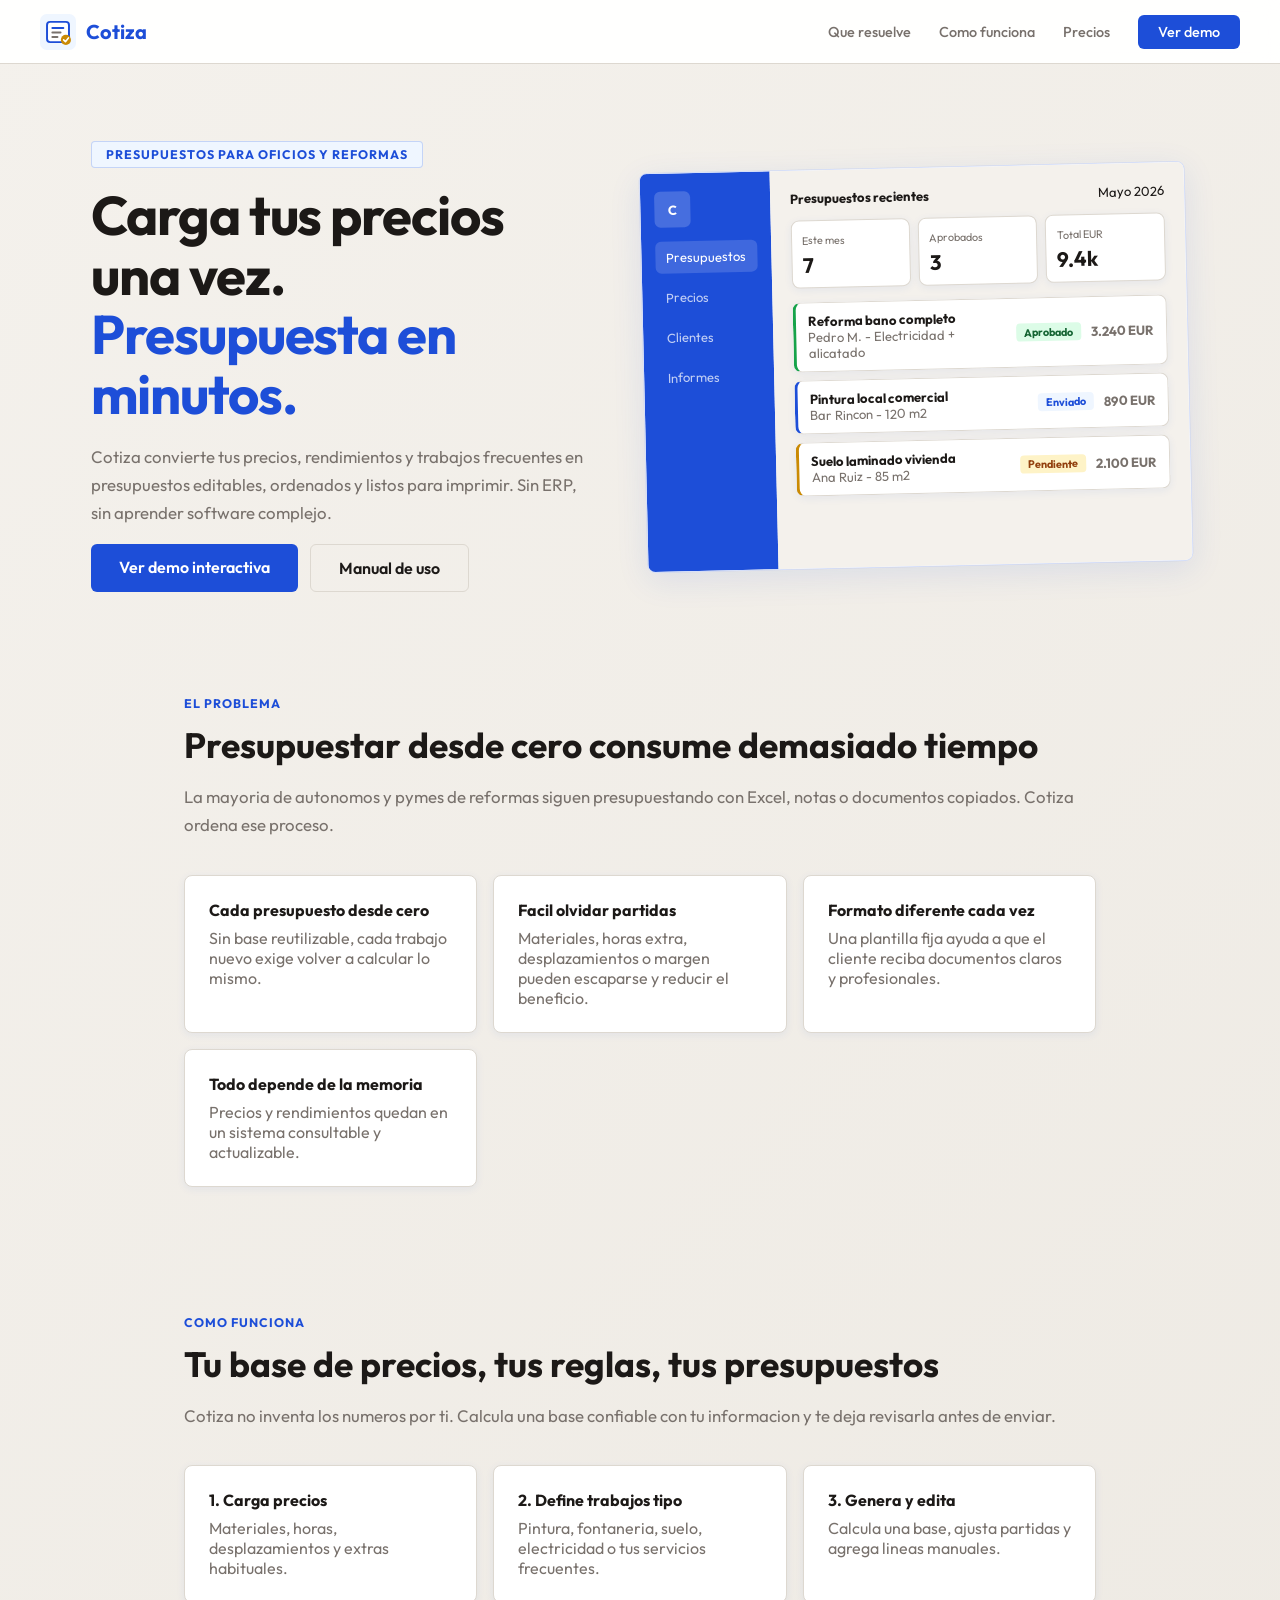
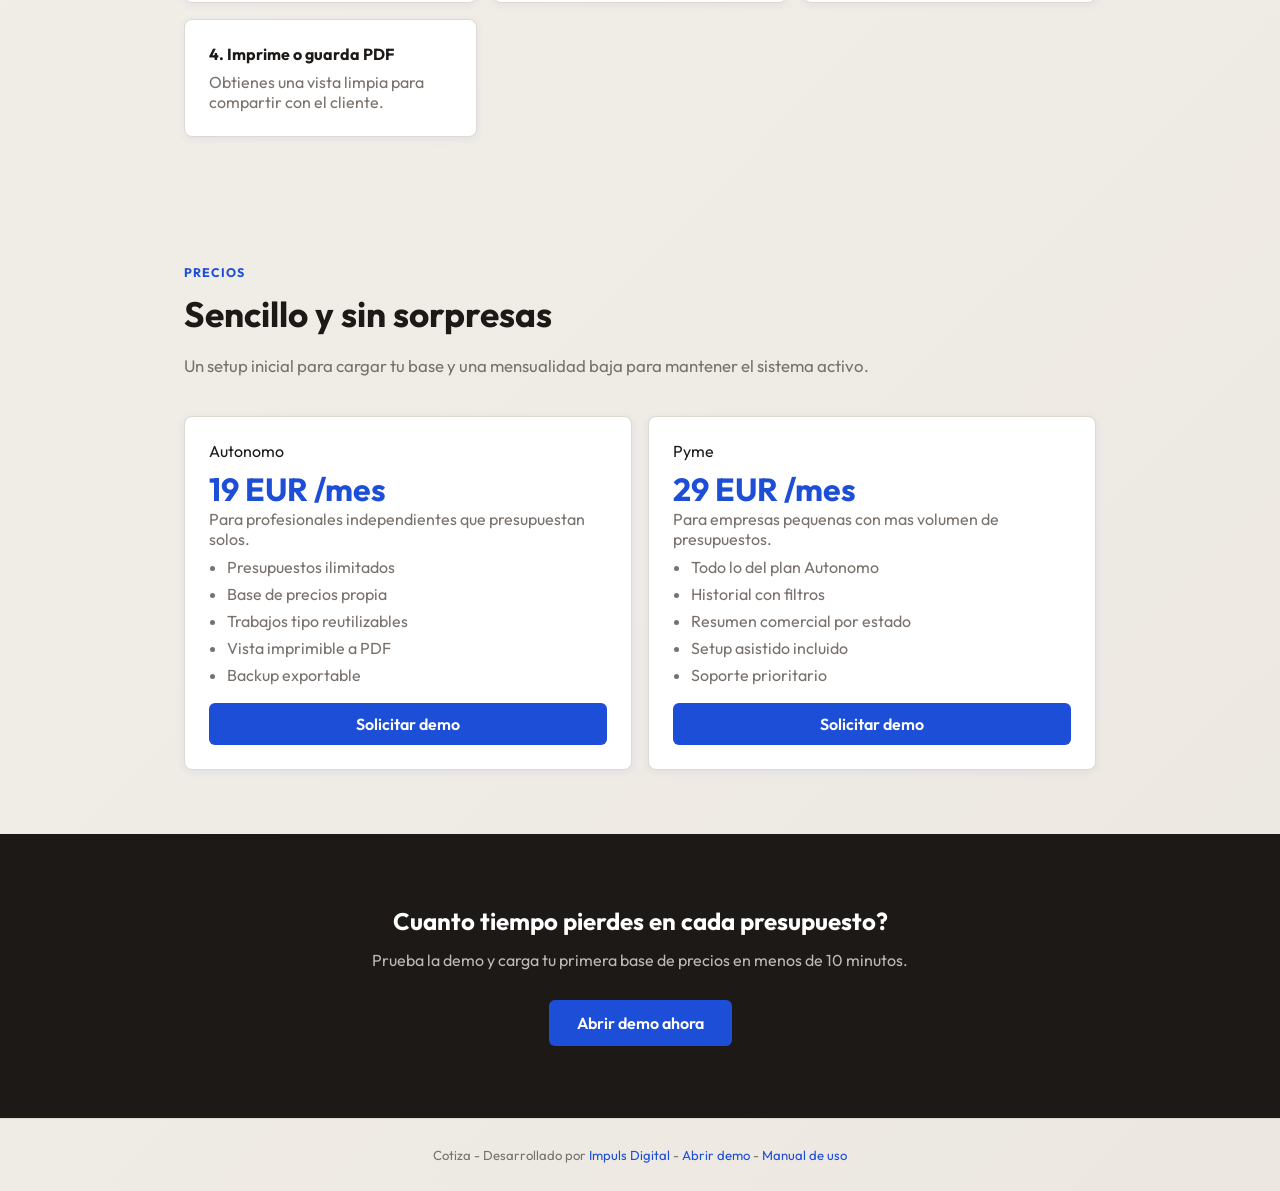
<file: index.html>
<!doctype html>
<html lang="es">
<head>
  <meta charset="UTF-8" />
  <meta name="viewport" content="width=device-width, initial-scale=1.0" />
  <title>Cotiza - Presupuestos profesionales para oficios y reformas</title>
  <meta name="description" content="Cotiza convierte tus precios, rendimientos y trabajos frecuentes en presupuestos editables, ordenados y listos para imprimir." />
  <link rel="icon" type="image/svg+xml" href="assets/cotiza-logo-mark.svg" />
  <link rel="preconnect" href="https://fonts.googleapis.com" />
  <link href="https://fonts.googleapis.com/css2?family=Outfit:wght@400;500;600;700&display=swap" rel="stylesheet" />
  <style>
    :root {
      --bg: #f4f1ec;
      --surface: #ffffff;
      --border: #ddd8d0;
      --text: #1c1917;
      --muted: #78716c;
      --accent: #1d4ed8;
      --accent-dark: #1e40af;
      --accent-soft: #eff6ff;
      --warm: #ca8a04;
      --shadow: 0 2px 8px rgba(29, 78, 216, 0.07);
    }
    * { box-sizing: border-box; margin: 0; padding: 0; }
    body { font-family: "Outfit", sans-serif; color: var(--text); background: linear-gradient(135deg, #f4f1ec 0%, #ece8e1 100%); min-height: 100vh; }
    nav { position: sticky; top: 0; z-index: 10; display: flex; align-items: center; justify-content: space-between; height: 64px; padding: 0 40px; background: rgba(255,255,255,0.95); border-bottom: 1px solid var(--border); backdrop-filter: blur(12px); }
    .nav-brand { display: flex; align-items: center; gap: 10px; color: var(--accent); font-size: 1.25rem; font-weight: 700; text-decoration: none; }
    .nav-brand img { width: 36px; height: 36px; }
    .nav-links { display: flex; align-items: center; gap: 28px; }
    .nav-links a { color: var(--muted); text-decoration: none; font-size: 0.9rem; font-weight: 500; }
    .nav-cta, .btn-primary { background: var(--accent); color: #fff !important; border-radius: 6px; font-weight: 600; text-decoration: none; }
    .nav-cta { padding: 8px 20px; }
    .btn-primary { display: inline-block; padding: 13px 28px; }
    .btn-primary:hover, .nav-cta:hover { background: var(--accent-dark); }
    .btn-ghost { display: inline-block; padding: 13px 28px; border: 1.5px solid var(--border); border-radius: 6px; color: var(--text); font-weight: 600; text-decoration: none; }
    .hero { display: grid; grid-template-columns: minmax(0, 1fr) minmax(340px, 1.1fr); gap: clamp(24px, 5vw, 56px); align-items: center; max-width: 1200px; margin: 0 auto; padding: clamp(40px, 6vw, 80px) clamp(20px, 4vw, 60px) 40px; overflow: hidden; }
    .hero-copy { display: grid; gap: 18px; }
    .eyebrow, .section-label { color: var(--accent); font-size: 0.78rem; font-weight: 700; letter-spacing: 0.08em; text-transform: uppercase; }
    .eyebrow { width: fit-content; padding: 5px 14px; border: 1px solid rgba(29,78,216,0.2); border-radius: 4px; background: var(--accent-soft); }
    h1 { font-size: clamp(2.1rem, 5vw, 3.4rem); line-height: 1.1; letter-spacing: -0.02em; }
    h1 em { color: var(--accent); font-style: normal; }
    .hero-sub, .section-sub { color: var(--muted); font-size: 1.05rem; line-height: 1.65; }
    .hero-actions { display: flex; flex-wrap: wrap; gap: 12px; }
    .hero-shot { display: grid; grid-template-columns: 130px minmax(0, 1fr); min-height: 400px; border: 1px solid rgba(29,78,216,0.18); border-radius: 8px; overflow: hidden; box-shadow: 0 8px 32px rgba(29,78,216,0.10); transform: rotate(-1.3deg); background: #fff; font-size: 0.82rem; }
    .hs-sidebar { display: grid; align-content: start; gap: 8px; padding: 18px 14px; background: var(--accent); color: #fff; }
    .hs-logo { display: grid; place-items: center; width: 36px; height: 36px; margin-bottom: 6px; border-radius: 6px; background: rgba(255,255,255,0.18); font-weight: 700; }
    .hs-nav { padding: 8px 10px; border-radius: 6px; color: rgba(255,255,255,0.72); }
    .hs-nav.active { background: rgba(255,255,255,0.15); color: #fff; }
    .hs-main { display: grid; align-content: start; gap: 14px; padding: 20px; background: var(--bg); }
    .hs-head, .hs-row { display: flex; align-items: center; justify-content: space-between; gap: 10px; }
    .hs-stats { display: grid; grid-template-columns: repeat(3, 1fr); gap: 8px; }
    .hs-stat, .hs-row, .card, .price-card { background: var(--surface); border: 1px solid var(--border); border-radius: 8px; box-shadow: var(--shadow); }
    .hs-stat { padding: 10px; }
    .hs-stat small, .hs-row span, .card p, .price-desc { color: var(--muted); }
    .hs-stat strong { display: block; margin-top: 4px; font-size: 1.3rem; }
    .hs-rows { display: grid; gap: 8px; }
    .hs-row { border-left: 3px solid var(--accent); padding: 10px 12px; }
    .hs-row.ok { border-left-color: #16a34a; }
    .hs-row.pend { border-left-color: var(--warm); }
    .hs-row-info { flex: 1; }
    .hs-row-info strong, .hs-row-info span { display: block; }
    .hs-badge { padding: 2px 8px; border-radius: 4px; font-size: 0.68rem; font-weight: 700; white-space: nowrap; }
    .hs-badge.ok { background: #dcfce7; color: #166534; }
    .hs-badge.pend { background: #fef3c7; color: #92400e; }
    .hs-badge.sent { background: var(--accent-soft); color: var(--accent); }
    .hs-amount { color: var(--text); font-weight: 700; white-space: nowrap; }
    .section { max-width: 960px; margin: 0 auto; padding: 64px 24px; }
    .section-title { margin: 12px 0 16px; font-size: clamp(1.5rem, 3vw, 2.2rem); }
    .grid { display: grid; grid-template-columns: repeat(auto-fit, minmax(220px, 1fr)); gap: 16px; margin-top: 36px; }
    .card, .price-card { padding: 24px; }
    .card h3, .price-name { margin-bottom: 8px; font-size: 1rem; }
    .price-amount { color: var(--accent); font-size: 2rem; font-weight: 700; }
    .price-features { display: grid; gap: 7px; margin-top: 8px; padding-left: 18px; color: var(--muted); }
    .price-cta { display: block; margin-top: 18px; padding: 11px; border-radius: 6px; background: var(--accent); color: #fff; text-align: center; text-decoration: none; font-weight: 600; }
    .cta-section { padding: 72px 24px; background: var(--text); color: #fff; text-align: center; }
    .cta-section p { margin: 14px 0 30px; color: rgba(255,255,255,0.7); }
    footer { padding: 28px 24px; border-top: 1px solid var(--border); color: var(--muted); text-align: center; font-size: 0.82rem; }
    footer a { color: var(--accent); text-decoration: none; }
    @media (max-width: 760px) { .hero { grid-template-columns: 1fr; } .hero-shot { transform: none; } }
    @media (max-width: 600px) { nav { padding: 0 20px; } .nav-links { display: none; } }
  </style>
</head>
<body>
  <nav>
    <a class="nav-brand" href="#"><img src="assets/cotiza-logo-mark.svg" alt="" /><span>Cotiza</span></a>
    <div class="nav-links">
      <a href="#problema">Que resuelve</a>
      <a href="#como">Como funciona</a>
      <a href="#precios">Precios</a>
      <a class="nav-cta" href="app/index.html">Ver demo</a>
    </div>
  </nav>

  <section class="hero">
    <div class="hero-copy">
      <div class="eyebrow">Presupuestos para oficios y reformas</div>
      <h1>Carga tus precios una vez. <em>Presupuesta en minutos.</em></h1>
      <p class="hero-sub">Cotiza convierte tus precios, rendimientos y trabajos frecuentes en presupuestos editables, ordenados y listos para imprimir. Sin ERP, sin aprender software complejo.</p>
      <div class="hero-actions">
        <a class="btn-primary" href="app/index.html">Ver demo interactiva</a>
        <a class="btn-ghost" href="manual.html" target="_blank">Manual de uso</a>
      </div>
    </div>
    <div class="hero-shot" aria-hidden="true">
      <div class="hs-sidebar">
        <div class="hs-logo">C</div>
        <div class="hs-nav active">Presupuestos</div>
        <div class="hs-nav">Precios</div>
        <div class="hs-nav">Clientes</div>
        <div class="hs-nav">Informes</div>
      </div>
      <div class="hs-main">
        <div class="hs-head"><strong>Presupuestos recientes</strong><span>Mayo 2026</span></div>
        <div class="hs-stats">
          <div class="hs-stat"><small>Este mes</small><strong>7</strong></div>
          <div class="hs-stat"><small>Aprobados</small><strong>3</strong></div>
          <div class="hs-stat"><small>Total EUR</small><strong>9.4k</strong></div>
        </div>
        <div class="hs-rows">
          <div class="hs-row ok"><div class="hs-row-info"><strong>Reforma bano completo</strong><span>Pedro M. - Electricidad + alicatado</span></div><span class="hs-badge ok">Aprobado</span><span class="hs-amount">3.240 EUR</span></div>
          <div class="hs-row"><div class="hs-row-info"><strong>Pintura local comercial</strong><span>Bar Rincon - 120 m2</span></div><span class="hs-badge sent">Enviado</span><span class="hs-amount">890 EUR</span></div>
          <div class="hs-row pend"><div class="hs-row-info"><strong>Suelo laminado vivienda</strong><span>Ana Ruiz - 85 m2</span></div><span class="hs-badge pend">Pendiente</span><span class="hs-amount">2.100 EUR</span></div>
        </div>
      </div>
    </div>
  </section>

  <section class="section" id="problema">
    <div class="section-label">El problema</div>
    <h2 class="section-title">Presupuestar desde cero consume demasiado tiempo</h2>
    <p class="section-sub">La mayoria de autonomos y pymes de reformas siguen presupuestando con Excel, notas o documentos copiados. Cotiza ordena ese proceso.</p>
    <div class="grid">
      <div class="card"><h3>Cada presupuesto desde cero</h3><p>Sin base reutilizable, cada trabajo nuevo exige volver a calcular lo mismo.</p></div>
      <div class="card"><h3>Facil olvidar partidas</h3><p>Materiales, horas extra, desplazamientos o margen pueden escaparse y reducir el beneficio.</p></div>
      <div class="card"><h3>Formato diferente cada vez</h3><p>Una plantilla fija ayuda a que el cliente reciba documentos claros y profesionales.</p></div>
      <div class="card"><h3>Todo depende de la memoria</h3><p>Precios y rendimientos quedan en un sistema consultable y actualizable.</p></div>
    </div>
  </section>

  <section class="section" id="como">
    <div class="section-label">Como funciona</div>
    <h2 class="section-title">Tu base de precios, tus reglas, tus presupuestos</h2>
    <p class="section-sub">Cotiza no inventa los numeros por ti. Calcula una base confiable con tu informacion y te deja revisarla antes de enviar.</p>
    <div class="grid">
      <div class="card"><h3>1. Carga precios</h3><p>Materiales, horas, desplazamientos y extras habituales.</p></div>
      <div class="card"><h3>2. Define trabajos tipo</h3><p>Pintura, fontaneria, suelo, electricidad o tus servicios frecuentes.</p></div>
      <div class="card"><h3>3. Genera y edita</h3><p>Calcula una base, ajusta partidas y agrega lineas manuales.</p></div>
      <div class="card"><h3>4. Imprime o guarda PDF</h3><p>Obtienes una vista limpia para compartir con el cliente.</p></div>
    </div>
  </section>

  <section class="section" id="precios">
    <div class="section-label">Precios</div>
    <h2 class="section-title">Sencillo y sin sorpresas</h2>
    <p class="section-sub">Un setup inicial para cargar tu base y una mensualidad baja para mantener el sistema activo.</p>
    <div class="grid">
      <div class="price-card">
        <div class="price-name">Autonomo</div>
        <div class="price-amount">19 EUR <span>/mes</span></div>
        <p class="price-desc">Para profesionales independientes que presupuestan solos.</p>
        <ul class="price-features">
          <li>Presupuestos ilimitados</li>
          <li>Base de precios propia</li>
          <li>Trabajos tipo reutilizables</li>
          <li>Vista imprimible a PDF</li>
          <li>Backup exportable</li>
        </ul>
        <a class="price-cta" href="mailto:hola@impulsdigital.es?subject=Cotiza Autonomo">Solicitar demo</a>
      </div>
      <div class="price-card">
        <div class="price-name">Pyme</div>
        <div class="price-amount">29 EUR <span>/mes</span></div>
        <p class="price-desc">Para empresas pequenas con mas volumen de presupuestos.</p>
        <ul class="price-features">
          <li>Todo lo del plan Autonomo</li>
          <li>Historial con filtros</li>
          <li>Resumen comercial por estado</li>
          <li>Setup asistido incluido</li>
          <li>Soporte prioritario</li>
        </ul>
        <a class="price-cta" href="mailto:hola@impulsdigital.es?subject=Cotiza Pyme">Solicitar demo</a>
      </div>
    </div>
  </section>

  <section class="cta-section">
    <h2>Cuanto tiempo pierdes en cada presupuesto?</h2>
    <p>Prueba la demo y carga tu primera base de precios en menos de 10 minutos.</p>
    <a class="btn-primary" href="app/index.html">Abrir demo ahora</a>
  </section>

  <footer>
    <p>Cotiza - Desarrollado por <a href="https://impulsdigital.es">Impuls Digital</a> - <a href="app/index.html">Abrir demo</a> - <a href="manual.html">Manual de uso</a></p>
  </footer>
</body>
</html>
</file>
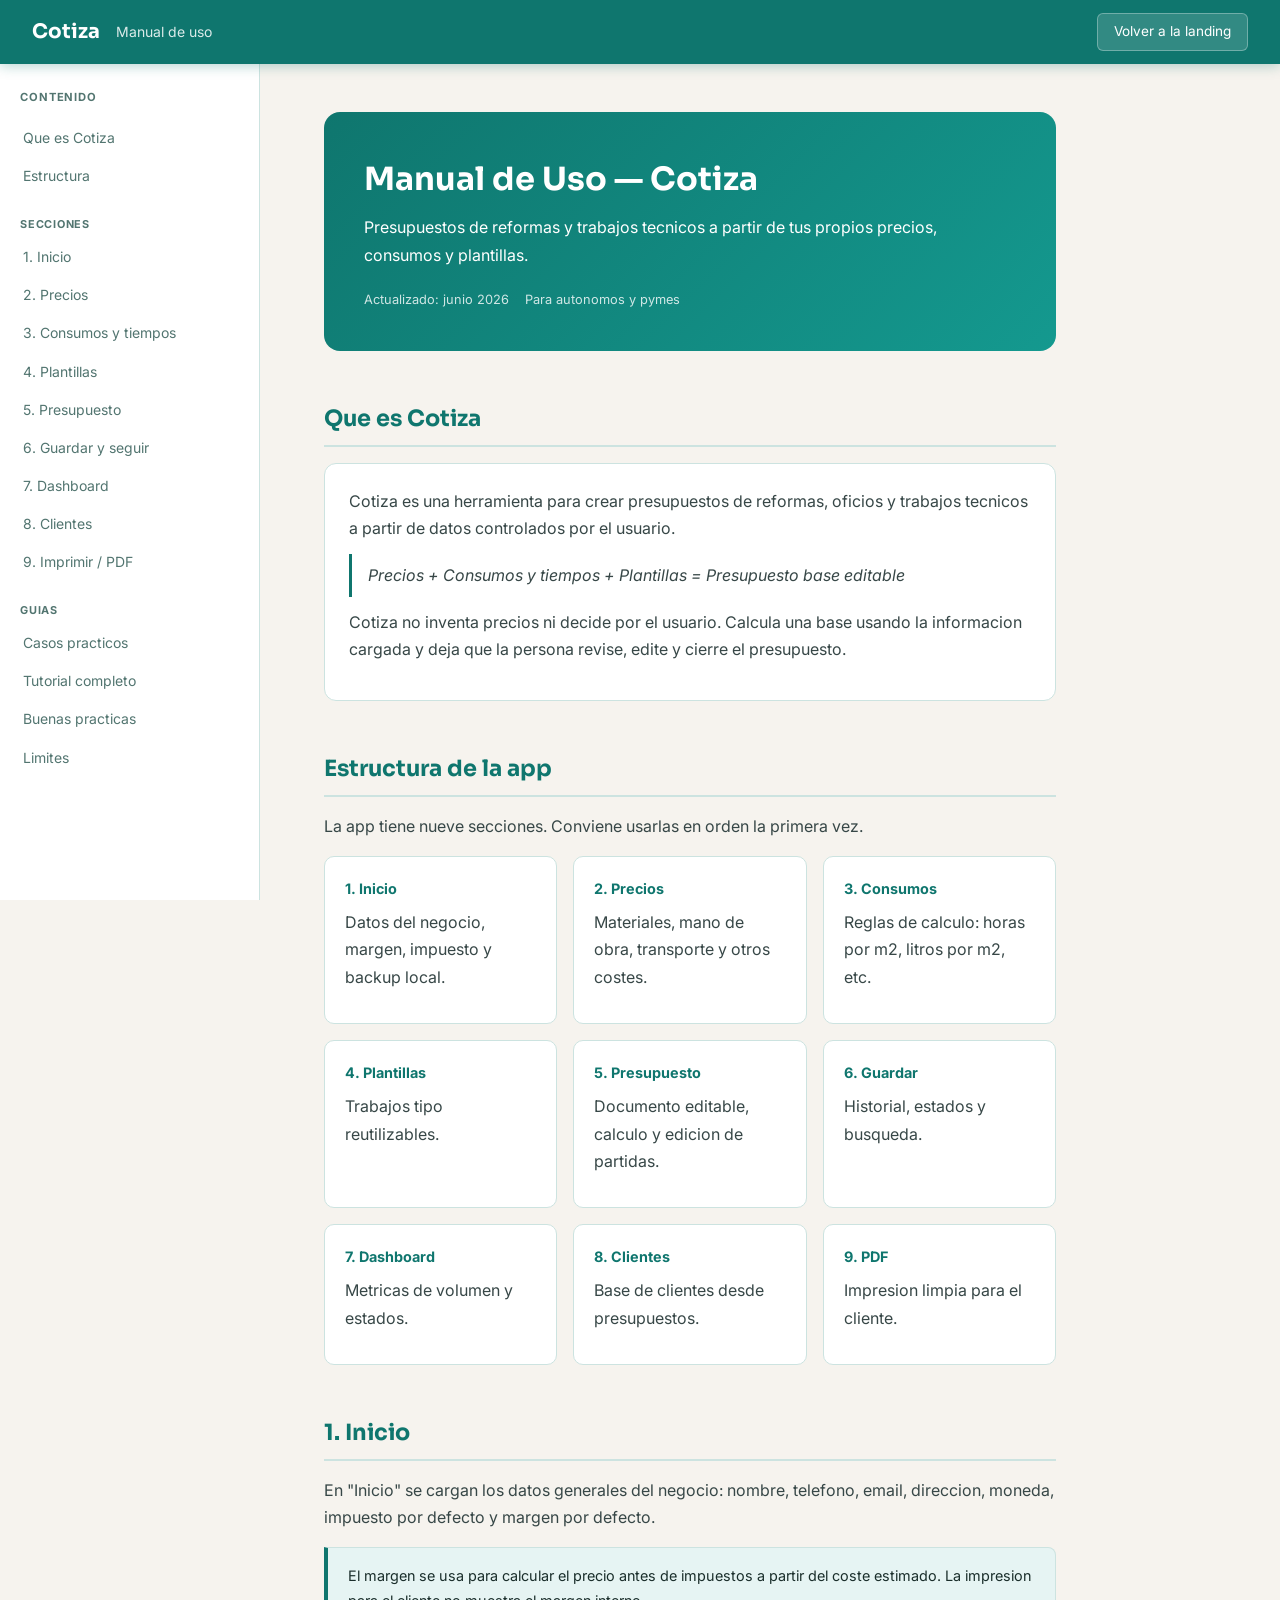
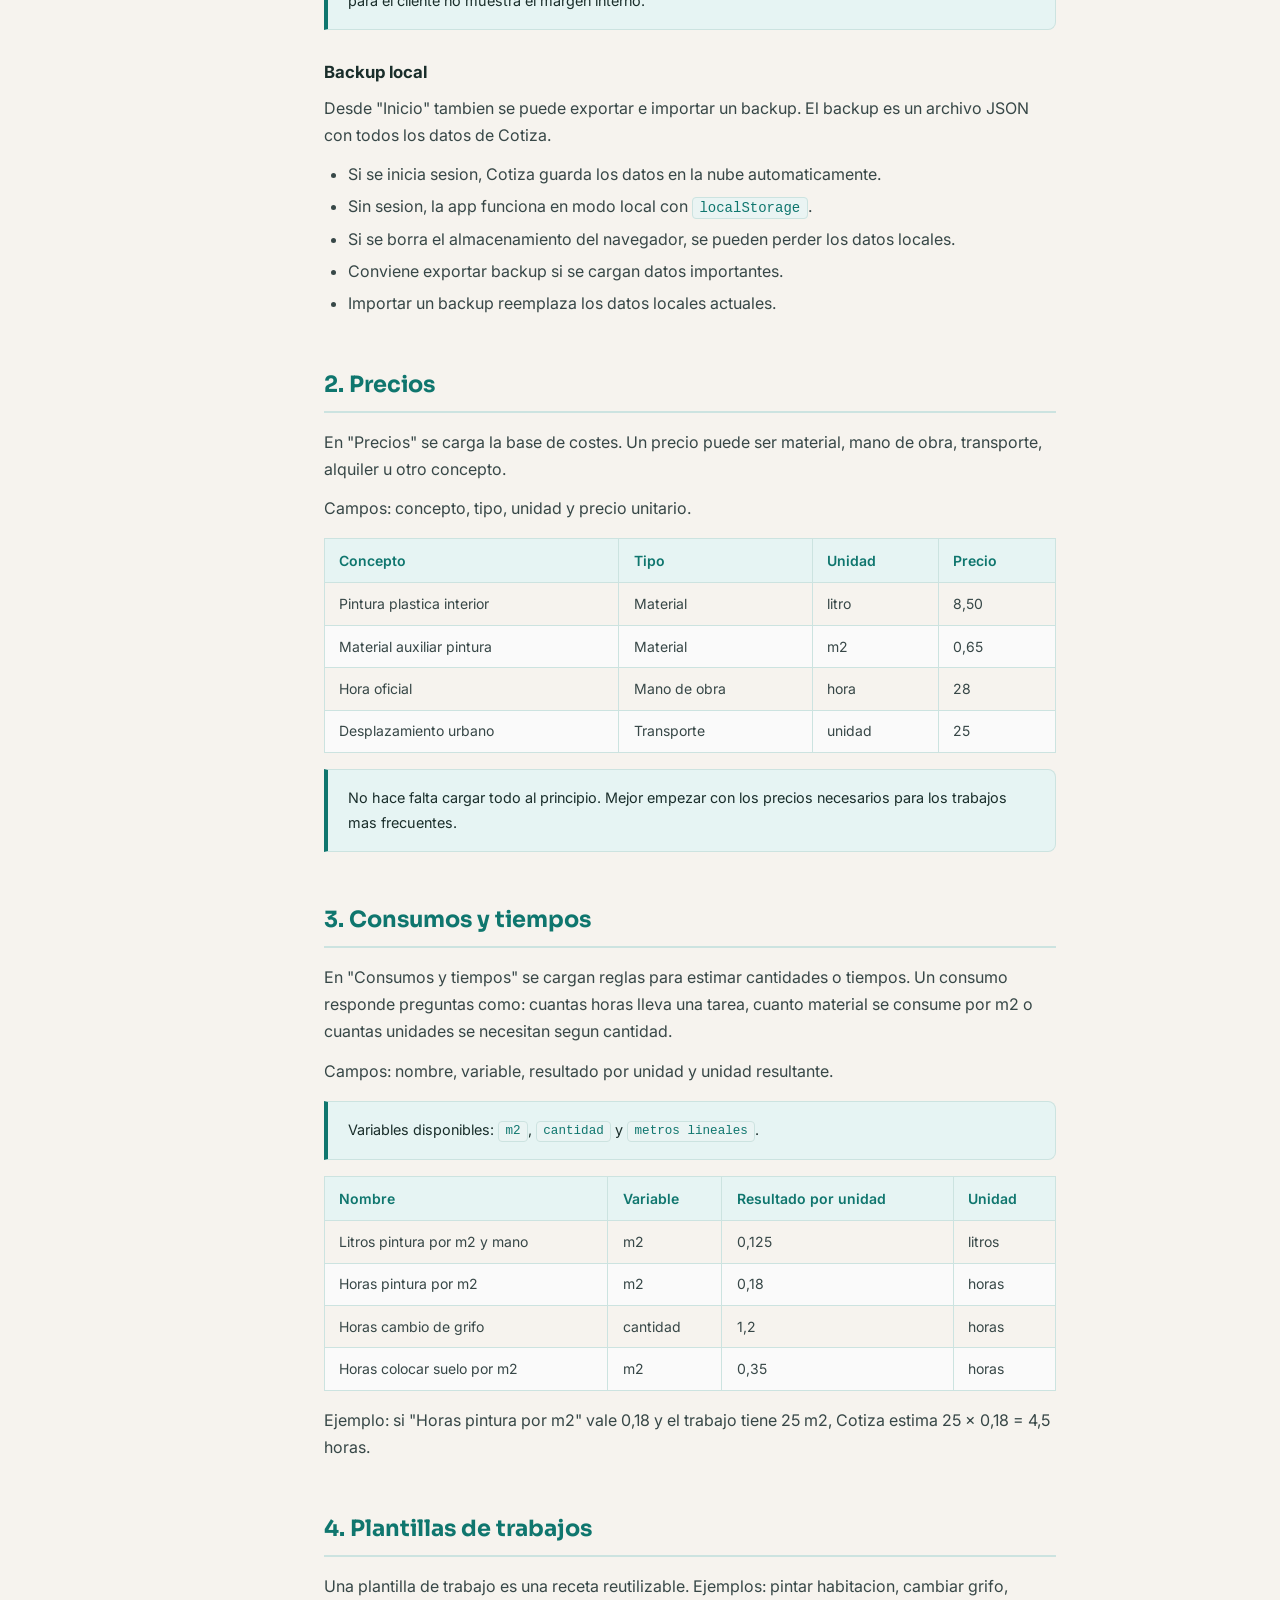
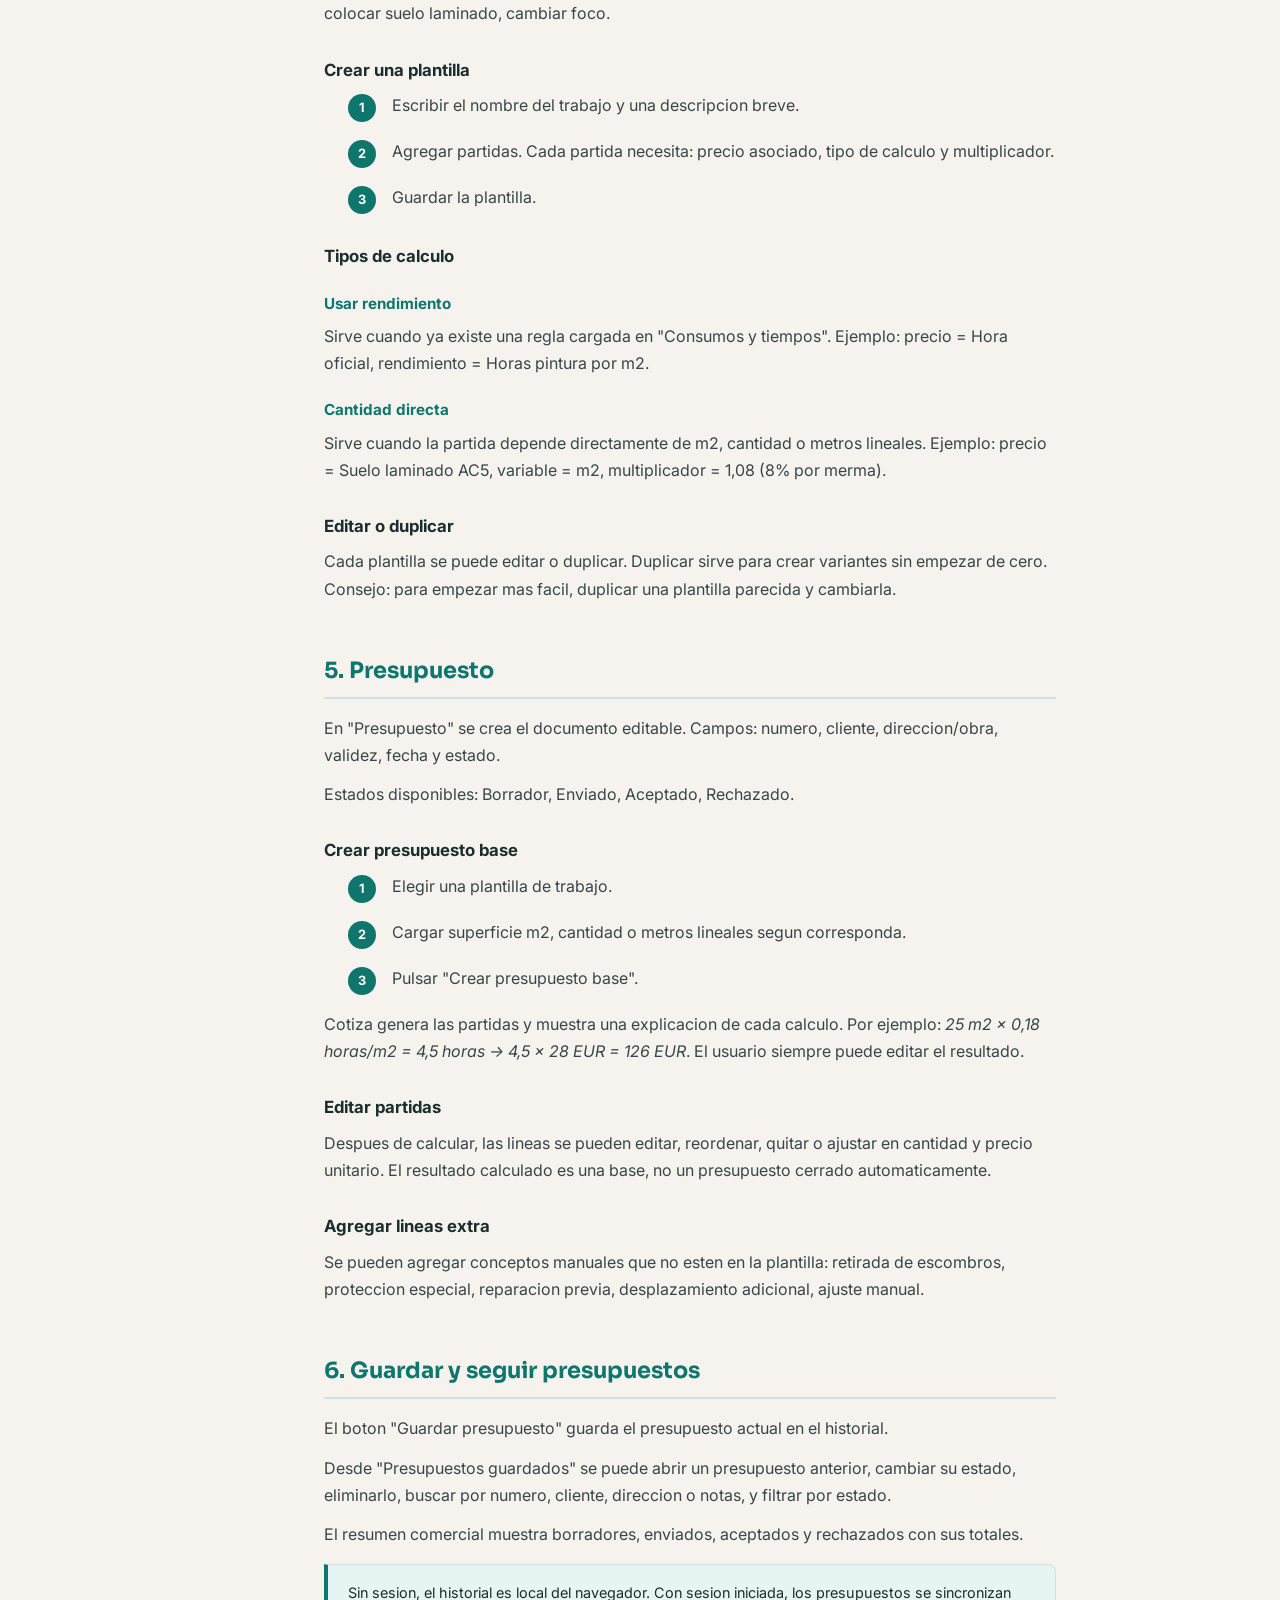
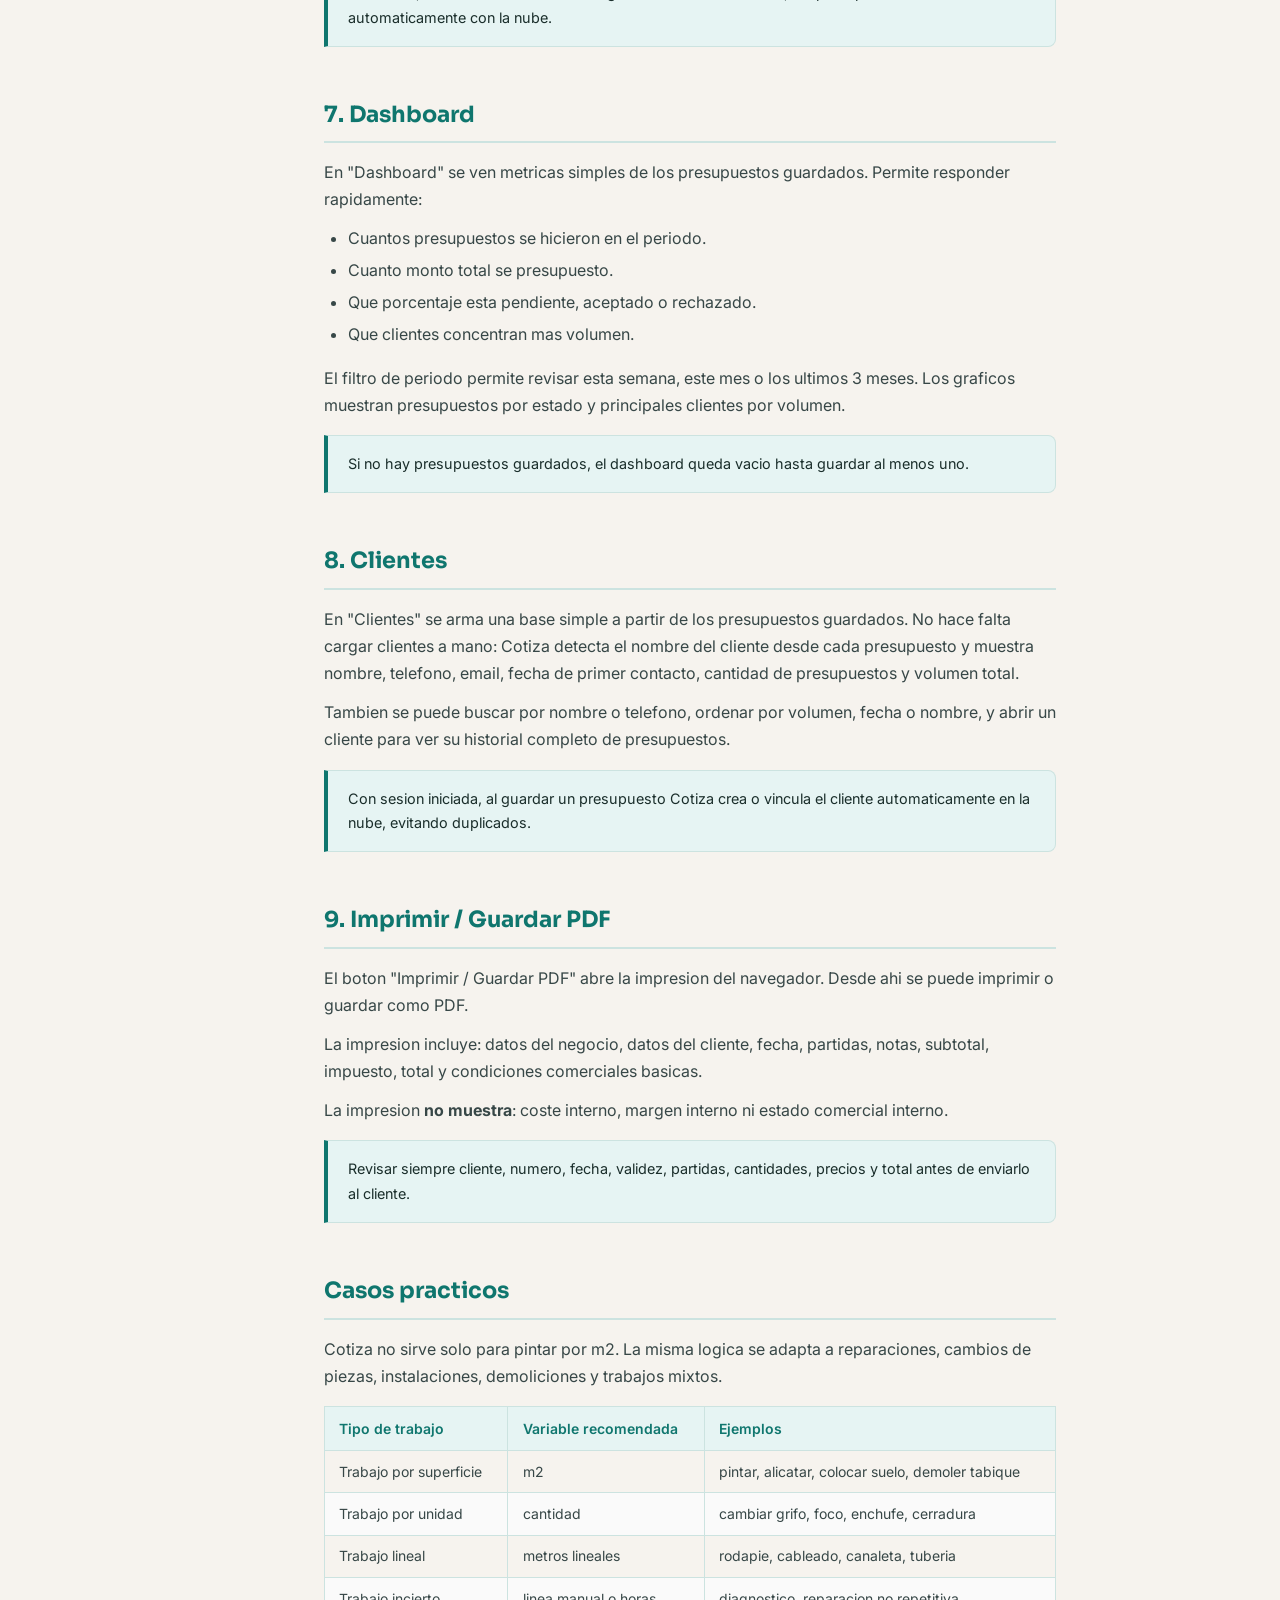
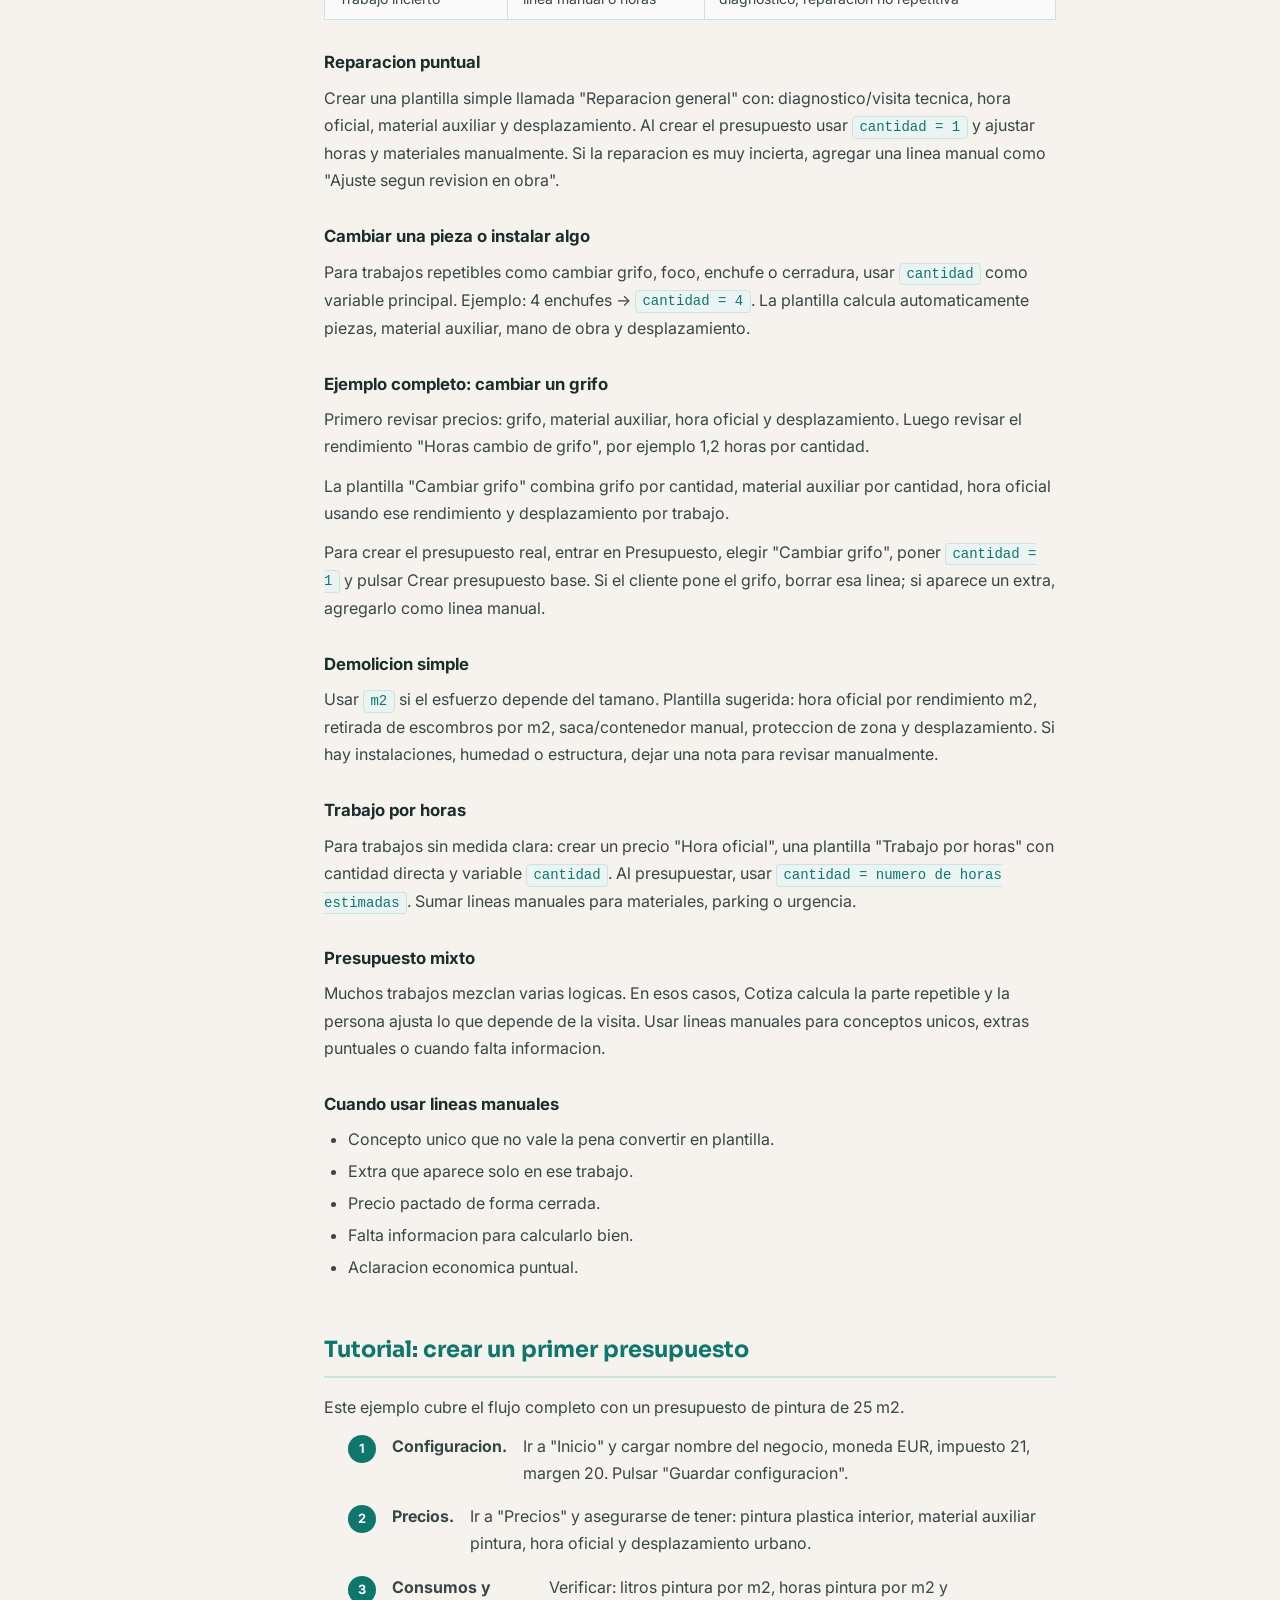
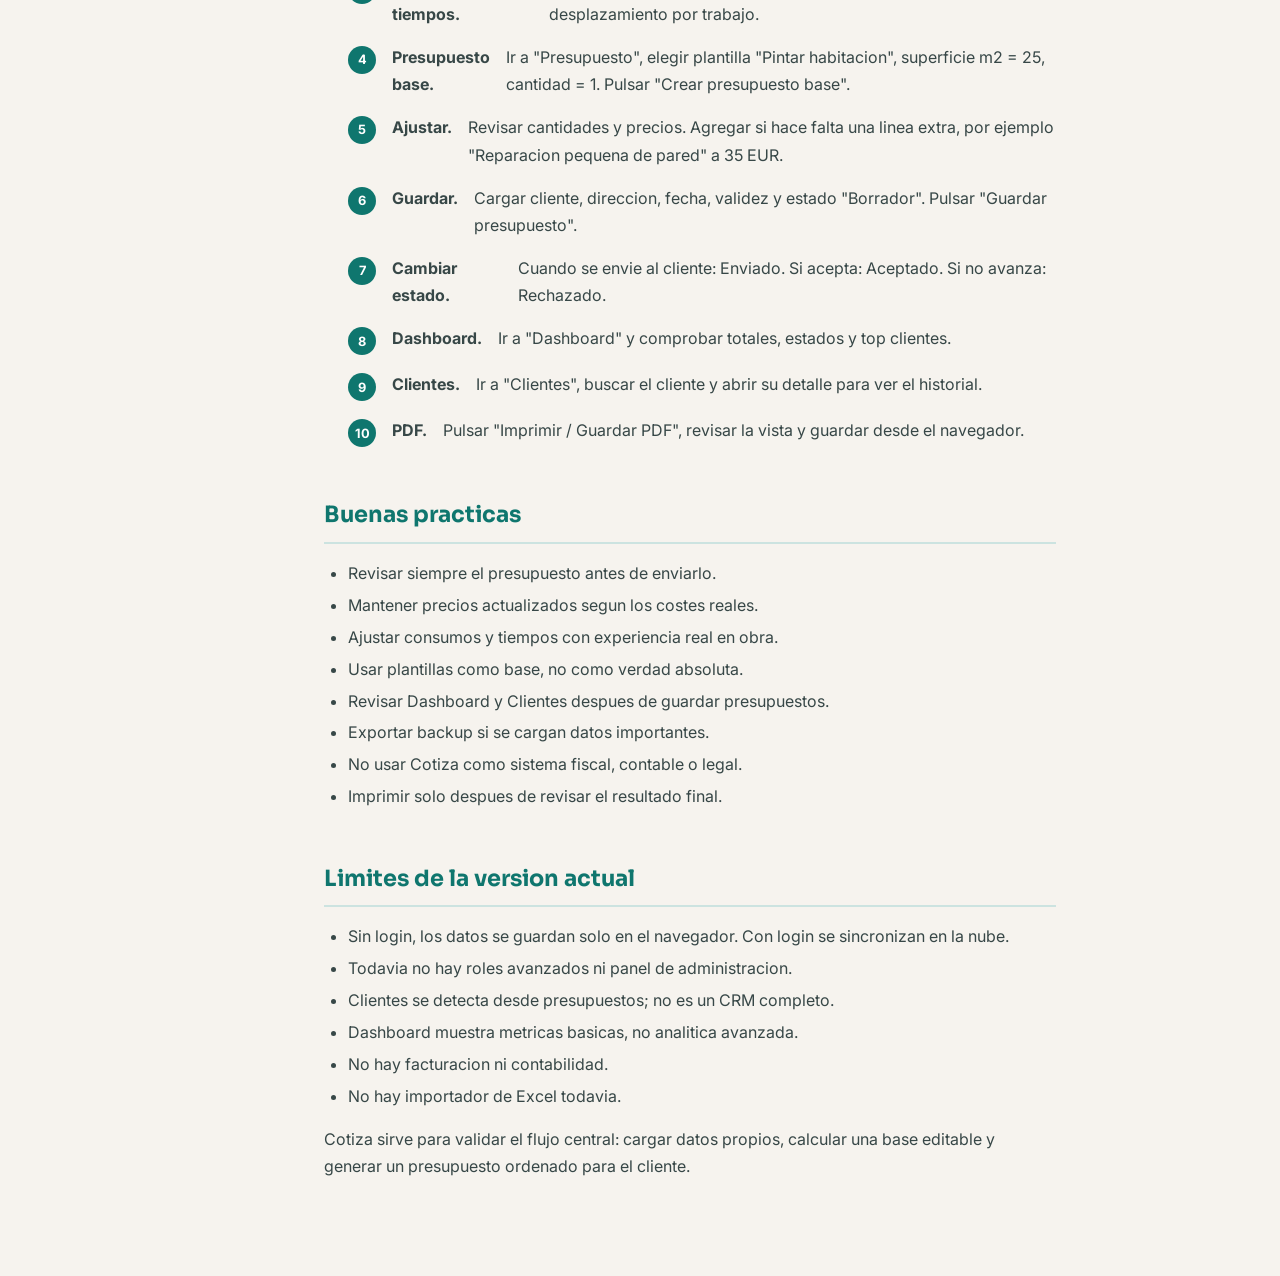
<file: manual.html>
<!doctype html>
<html lang="es">
<head>
  <meta charset="UTF-8" />
  <meta name="viewport" content="width=device-width, initial-scale=1.0" />
  <title>Manual de Uso - Cotiza</title>
  <link href="https://fonts.googleapis.com/css2?family=Inter:wght@300;400;500;600;700&family=Sora:wght@400;600;700&display=swap" rel="stylesheet" />
  <style>
    :root {
      --primary: #0f766e;
      --primary-light: #14998f;
      --primary-ultra: #e6f4f3;
      --bg: #f6f3ee;
      --text: #1a2e2b;
      --text-muted: #527570;
      --border: #cce3e0;
      --card: #ffffff;
      --code-bg: #eaf4f3;
    }
    * { box-sizing: border-box; margin: 0; padding: 0; }
    body { font-family: "Inter", sans-serif; background: var(--bg); color: var(--text); line-height: 1.7; }
    .header { position: sticky; top: 0; z-index: 10; display: flex; align-items: center; justify-content: space-between; height: 64px; padding: 0 2rem; background: var(--primary); color: #fff; box-shadow: 0 2px 12px rgba(15,118,110,0.3); }
    .header-left { display: flex; align-items: center; gap: 1rem; }
    .header-logo { font-family: "Sora", sans-serif; font-size: 1.25rem; font-weight: 700; }
    .header-subtitle { font-size: 0.875rem; opacity: 0.85; }
    .back-btn { padding: 0.4rem 1rem; border: 1px solid rgba(255,255,255,0.3); border-radius: 6px; background: rgba(255,255,255,0.15); color: #fff; text-decoration: none; font-size: 0.85rem; }
    .layout { display: flex; min-height: calc(100vh - 64px); }
    .sidebar { position: sticky; top: 64px; flex-shrink: 0; width: 260px; height: calc(100vh - 64px); overflow-y: auto; padding: 1.5rem 0; border-right: 1px solid var(--border); background: var(--card); }
    .sidebar-title { padding: 0 1.25rem 0.75rem; color: var(--text-muted); font-size: 0.7rem; font-weight: 700; letter-spacing: 0.08em; text-transform: uppercase; }
    .sidebar a { display: block; padding: 0.45rem 1.25rem; border-left: 3px solid transparent; color: var(--text-muted); text-decoration: none; font-size: 0.875rem; }
    .sidebar a:hover { border-left-color: var(--primary); background: var(--primary-ultra); color: var(--primary); }
    .sidebar-group { padding: 0.75rem 1.25rem 0.25rem; color: var(--text-muted); font-size: 0.68rem; font-weight: 700; letter-spacing: 0.07em; text-transform: uppercase; margin-top: 0.5rem; }
    .main { flex: 1; max-width: 860px; padding: 3rem 4rem; }
    .doc-hero { margin-bottom: 3rem; padding: 2.5rem; border-radius: 16px; background: linear-gradient(135deg, var(--primary), var(--primary-light)); color: #fff; }
    .doc-hero h1 { margin-bottom: 0.5rem; font-family: "Sora", sans-serif; font-size: 2rem; }
    .doc-meta { display: flex; flex-wrap: wrap; gap: 1rem; margin-top: 1.25rem; opacity: 0.8; font-size: 0.8rem; }
    .section { margin-bottom: 3rem; scroll-margin-top: 80px; }
    .section h2 { margin-bottom: 1rem; padding-bottom: 0.5rem; border-bottom: 2px solid var(--border); color: var(--primary); font-family: "Sora", sans-serif; font-size: 1.4rem; }
    .section h3 { margin: 1.75rem 0 0.5rem; color: var(--text); font-size: 1.05rem; }
    .section h4 { margin: 1.25rem 0 0.4rem; color: var(--primary); font-size: 0.95rem; }
    .section p, .section li { color: #374747; }
    .section p { margin-bottom: 0.75rem; }
    .section ul, .section ol { margin-bottom: 1rem; padding-left: 1.5rem; }
    .section li { margin-bottom: 0.3rem; }
    .card-grid { display: grid; grid-template-columns: repeat(auto-fit, minmax(180px, 1fr)); gap: 1rem; margin: 1rem 0; }
    .card, .info-box, .flow-box { border: 1px solid var(--border); background: var(--card); }
    .card { padding: 1.25rem; border-radius: 10px; }
    .card h4 { margin: 0 0 0.5rem; color: var(--primary); font-size: 0.9rem; }
    .info-box { margin: 1rem 0; padding: 1rem 1.25rem; border-left: 4px solid var(--primary); border-radius: 0 8px 8px 0; background: var(--primary-ultra); font-size: 0.9rem; }
    .flow-box { margin: 1rem 0; padding: 1.5rem; border-radius: 12px; }
    .quote { margin: 0.75rem 0; padding: 0.5rem 1rem; border-left: 3px solid var(--primary); color: var(--primary); font-style: italic; font-size: 1rem; }
    code { padding: 0.15rem 0.4rem; border: 1px solid var(--border); border-radius: 4px; background: var(--code-bg); color: var(--primary); font-family: "Courier New", monospace; font-size: 0.875em; }
    pre { margin: 1rem 0; padding: 1rem 1.25rem; border-radius: 8px; background: var(--code-bg); border: 1px solid var(--border); font-family: "Courier New", monospace; font-size: 0.85rem; color: var(--text); white-space: pre-wrap; }
    table { width: 100%; border-collapse: collapse; margin: 1rem 0; font-size: 0.875rem; }
    th { background: var(--primary-ultra); color: var(--primary); font-weight: 600; text-align: left; padding: 0.6rem 0.9rem; border: 1px solid var(--border); }
    td { padding: 0.55rem 0.9rem; border: 1px solid var(--border); color: #374747; }
    tr:nth-child(even) td { background: #fafafa; }
    .step-list { counter-reset: steps; padding: 0; list-style: none; }
    .step-list li { counter-increment: steps; display: flex; gap: 1rem; margin-bottom: 1rem; }
    .step-list li::before { content: counter(steps); flex-shrink: 0; width: 28px; height: 28px; border-radius: 50%; background: var(--primary); color: #fff; font-size: 0.8rem; font-weight: 700; display: flex; align-items: center; justify-content: center; margin-top: 2px; }
    @media (max-width: 900px) { .sidebar { display: none; } .main { padding: 2rem 1.5rem; } .header { padding: 0 1rem; } }
  </style>
</head>
<body>
  <header class="header">
    <div class="header-left">
      <span class="header-logo">Cotiza</span>
      <span class="header-subtitle">Manual de uso</span>
    </div>
    <a href="index.html" class="back-btn">Volver a la landing</a>
  </header>

  <div class="layout">
    <nav class="sidebar">
      <div class="sidebar-title">Contenido</div>
      <a href="#que-es">Que es Cotiza</a>
      <a href="#estructura">Estructura</a>
      <div class="sidebar-group">Secciones</div>
      <a href="#inicio">1. Inicio</a>
      <a href="#precios">2. Precios</a>
      <a href="#consumos">3. Consumos y tiempos</a>
      <a href="#plantillas">4. Plantillas</a>
      <a href="#presupuesto">5. Presupuesto</a>
      <a href="#guardar">6. Guardar y seguir</a>
      <a href="#dashboard">7. Dashboard</a>
      <a href="#clientes">8. Clientes</a>
      <a href="#pdf">9. Imprimir / PDF</a>
      <div class="sidebar-group">Guias</div>
      <a href="#casos">Casos practicos</a>
      <a href="#tutorial">Tutorial completo</a>
      <a href="#buenas-practicas">Buenas practicas</a>
      <a href="#limites">Limites</a>
    </nav>

    <main class="main">
      <div class="doc-hero">
        <h1>Manual de Uso — Cotiza</h1>
        <p>Presupuestos de reformas y trabajos tecnicos a partir de tus propios precios, consumos y plantillas.</p>
        <div class="doc-meta">
          <span>Actualizado: junio 2026</span>
          <span>Para autonomos y pymes</span>
        </div>
      </div>

      <section class="section" id="que-es">
        <h2>Que es Cotiza</h2>
        <div class="flow-box">
          <p>Cotiza es una herramienta para crear presupuestos de reformas, oficios y trabajos tecnicos a partir de datos controlados por el usuario.</p>
          <p class="quote">Precios + Consumos y tiempos + Plantillas = Presupuesto base editable</p>
          <p>Cotiza no inventa precios ni decide por el usuario. Calcula una base usando la informacion cargada y deja que la persona revise, edite y cierre el presupuesto.</p>
        </div>
      </section>

      <section class="section" id="estructura">
        <h2>Estructura de la app</h2>
        <p>La app tiene nueve secciones. Conviene usarlas en orden la primera vez.</p>
        <div class="card-grid">
          <div class="card"><h4>1. Inicio</h4><p>Datos del negocio, margen, impuesto y backup local.</p></div>
          <div class="card"><h4>2. Precios</h4><p>Materiales, mano de obra, transporte y otros costes.</p></div>
          <div class="card"><h4>3. Consumos</h4><p>Reglas de calculo: horas por m2, litros por m2, etc.</p></div>
          <div class="card"><h4>4. Plantillas</h4><p>Trabajos tipo reutilizables.</p></div>
          <div class="card"><h4>5. Presupuesto</h4><p>Documento editable, calculo y edicion de partidas.</p></div>
          <div class="card"><h4>6. Guardar</h4><p>Historial, estados y busqueda.</p></div>
          <div class="card"><h4>7. Dashboard</h4><p>Metricas de volumen y estados.</p></div>
          <div class="card"><h4>8. Clientes</h4><p>Base de clientes desde presupuestos.</p></div>
          <div class="card"><h4>9. PDF</h4><p>Impresion limpia para el cliente.</p></div>
        </div>
      </section>

      <section class="section" id="inicio">
        <h2>1. Inicio</h2>
        <p>En "Inicio" se cargan los datos generales del negocio: nombre, telefono, email, direccion, moneda, impuesto por defecto y margen por defecto.</p>
        <div class="info-box">El margen se usa para calcular el precio antes de impuestos a partir del coste estimado. La impresion para el cliente no muestra el margen interno.</div>
        <h3>Backup local</h3>
        <p>Desde "Inicio" tambien se puede exportar e importar un backup. El backup es un archivo JSON con todos los datos de Cotiza.</p>
        <ul>
          <li>Si se inicia sesion, Cotiza guarda los datos en la nube automaticamente.</li>
          <li>Sin sesion, la app funciona en modo local con <code>localStorage</code>.</li>
          <li>Si se borra el almacenamiento del navegador, se pueden perder los datos locales.</li>
          <li>Conviene exportar backup si se cargan datos importantes.</li>
          <li>Importar un backup reemplaza los datos locales actuales.</li>
        </ul>
      </section>

      <section class="section" id="precios">
        <h2>2. Precios</h2>
        <p>En "Precios" se carga la base de costes. Un precio puede ser material, mano de obra, transporte, alquiler u otro concepto.</p>
        <p>Campos: concepto, tipo, unidad y precio unitario.</p>
        <table>
          <thead><tr><th>Concepto</th><th>Tipo</th><th>Unidad</th><th>Precio</th></tr></thead>
          <tbody>
            <tr><td>Pintura plastica interior</td><td>Material</td><td>litro</td><td>8,50</td></tr>
            <tr><td>Material auxiliar pintura</td><td>Material</td><td>m2</td><td>0,65</td></tr>
            <tr><td>Hora oficial</td><td>Mano de obra</td><td>hora</td><td>28</td></tr>
            <tr><td>Desplazamiento urbano</td><td>Transporte</td><td>unidad</td><td>25</td></tr>
          </tbody>
        </table>
        <div class="info-box">No hace falta cargar todo al principio. Mejor empezar con los precios necesarios para los trabajos mas frecuentes.</div>
      </section>

      <section class="section" id="consumos">
        <h2>3. Consumos y tiempos</h2>
        <p>En "Consumos y tiempos" se cargan reglas para estimar cantidades o tiempos. Un consumo responde preguntas como: cuantas horas lleva una tarea, cuanto material se consume por m2 o cuantas unidades se necesitan segun cantidad.</p>
        <p>Campos: nombre, variable, resultado por unidad y unidad resultante.</p>
        <div class="info-box">Variables disponibles: <code>m2</code>, <code>cantidad</code> y <code>metros lineales</code>.</div>
        <table>
          <thead><tr><th>Nombre</th><th>Variable</th><th>Resultado por unidad</th><th>Unidad</th></tr></thead>
          <tbody>
            <tr><td>Litros pintura por m2 y mano</td><td>m2</td><td>0,125</td><td>litros</td></tr>
            <tr><td>Horas pintura por m2</td><td>m2</td><td>0,18</td><td>horas</td></tr>
            <tr><td>Horas cambio de grifo</td><td>cantidad</td><td>1,2</td><td>horas</td></tr>
            <tr><td>Horas colocar suelo por m2</td><td>m2</td><td>0,35</td><td>horas</td></tr>
          </tbody>
        </table>
        <p>Ejemplo: si "Horas pintura por m2" vale 0,18 y el trabajo tiene 25 m2, Cotiza estima 25 × 0,18 = 4,5 horas.</p>
      </section>

      <section class="section" id="plantillas">
        <h2>4. Plantillas de trabajos</h2>
        <p>Una plantilla de trabajo es una receta reutilizable. Ejemplos: pintar habitacion, cambiar grifo, colocar suelo laminado, cambiar foco.</p>
        <h3>Crear una plantilla</h3>
        <ol class="step-list">
          <li>Escribir el nombre del trabajo y una descripcion breve.</li>
          <li>Agregar partidas. Cada partida necesita: precio asociado, tipo de calculo y multiplicador.</li>
          <li>Guardar la plantilla.</li>
        </ol>
        <h3>Tipos de calculo</h3>
        <h4>Usar rendimiento</h4>
        <p>Sirve cuando ya existe una regla cargada en "Consumos y tiempos". Ejemplo: precio = Hora oficial, rendimiento = Horas pintura por m2.</p>
        <h4>Cantidad directa</h4>
        <p>Sirve cuando la partida depende directamente de m2, cantidad o metros lineales. Ejemplo: precio = Suelo laminado AC5, variable = m2, multiplicador = 1,08 (8% por merma).</p>
        <h3>Editar o duplicar</h3>
        <p>Cada plantilla se puede editar o duplicar. Duplicar sirve para crear variantes sin empezar de cero. Consejo: para empezar mas facil, duplicar una plantilla parecida y cambiarla.</p>
      </section>

      <section class="section" id="presupuesto">
        <h2>5. Presupuesto</h2>
        <p>En "Presupuesto" se crea el documento editable. Campos: numero, cliente, direccion/obra, validez, fecha y estado.</p>
        <p>Estados disponibles: Borrador, Enviado, Aceptado, Rechazado.</p>
        <h3>Crear presupuesto base</h3>
        <ol class="step-list">
          <li>Elegir una plantilla de trabajo.</li>
          <li>Cargar superficie m2, cantidad o metros lineales segun corresponda.</li>
          <li>Pulsar "Crear presupuesto base".</li>
        </ol>
        <p>Cotiza genera las partidas y muestra una explicacion de cada calculo. Por ejemplo: <em>25 m2 × 0,18 horas/m2 = 4,5 horas → 4,5 × 28 EUR = 126 EUR</em>. El usuario siempre puede editar el resultado.</p>
        <h3>Editar partidas</h3>
        <p>Despues de calcular, las lineas se pueden editar, reordenar, quitar o ajustar en cantidad y precio unitario. El resultado calculado es una base, no un presupuesto cerrado automaticamente.</p>
        <h3>Agregar lineas extra</h3>
        <p>Se pueden agregar conceptos manuales que no esten en la plantilla: retirada de escombros, proteccion especial, reparacion previa, desplazamiento adicional, ajuste manual.</p>
      </section>

      <section class="section" id="guardar">
        <h2>6. Guardar y seguir presupuestos</h2>
        <p>El boton "Guardar presupuesto" guarda el presupuesto actual en el historial.</p>
        <p>Desde "Presupuestos guardados" se puede abrir un presupuesto anterior, cambiar su estado, eliminarlo, buscar por numero, cliente, direccion o notas, y filtrar por estado.</p>
        <p>El resumen comercial muestra borradores, enviados, aceptados y rechazados con sus totales.</p>
        <div class="info-box">Sin sesion, el historial es local del navegador. Con sesion iniciada, los presupuestos se sincronizan automaticamente con la nube.</div>
      </section>

      <section class="section" id="dashboard">
        <h2>7. Dashboard</h2>
        <p>En "Dashboard" se ven metricas simples de los presupuestos guardados. Permite responder rapidamente:</p>
        <ul>
          <li>Cuantos presupuestos se hicieron en el periodo.</li>
          <li>Cuanto monto total se presupuesto.</li>
          <li>Que porcentaje esta pendiente, aceptado o rechazado.</li>
          <li>Que clientes concentran mas volumen.</li>
        </ul>
        <p>El filtro de periodo permite revisar esta semana, este mes o los ultimos 3 meses. Los graficos muestran presupuestos por estado y principales clientes por volumen.</p>
        <div class="info-box">Si no hay presupuestos guardados, el dashboard queda vacio hasta guardar al menos uno.</div>
      </section>

      <section class="section" id="clientes">
        <h2>8. Clientes</h2>
        <p>En "Clientes" se arma una base simple a partir de los presupuestos guardados. No hace falta cargar clientes a mano: Cotiza detecta el nombre del cliente desde cada presupuesto y muestra nombre, telefono, email, fecha de primer contacto, cantidad de presupuestos y volumen total.</p>
        <p>Tambien se puede buscar por nombre o telefono, ordenar por volumen, fecha o nombre, y abrir un cliente para ver su historial completo de presupuestos.</p>
        <div class="info-box">Con sesion iniciada, al guardar un presupuesto Cotiza crea o vincula el cliente automaticamente en la nube, evitando duplicados.</div>
      </section>

      <section class="section" id="pdf">
        <h2>9. Imprimir / Guardar PDF</h2>
        <p>El boton "Imprimir / Guardar PDF" abre la impresion del navegador. Desde ahi se puede imprimir o guardar como PDF.</p>
        <p>La impresion incluye: datos del negocio, datos del cliente, fecha, partidas, notas, subtotal, impuesto, total y condiciones comerciales basicas.</p>
        <p>La impresion <strong>no muestra</strong>: coste interno, margen interno ni estado comercial interno.</p>
        <div class="info-box">Revisar siempre cliente, numero, fecha, validez, partidas, cantidades, precios y total antes de enviarlo al cliente.</div>
      </section>

      <section class="section" id="casos">
        <h2>Casos practicos</h2>
        <p>Cotiza no sirve solo para pintar por m2. La misma logica se adapta a reparaciones, cambios de piezas, instalaciones, demoliciones y trabajos mixtos.</p>
        <table>
          <thead><tr><th>Tipo de trabajo</th><th>Variable recomendada</th><th>Ejemplos</th></tr></thead>
          <tbody>
            <tr><td>Trabajo por superficie</td><td>m2</td><td>pintar, alicatar, colocar suelo, demoler tabique</td></tr>
            <tr><td>Trabajo por unidad</td><td>cantidad</td><td>cambiar grifo, foco, enchufe, cerradura</td></tr>
            <tr><td>Trabajo lineal</td><td>metros lineales</td><td>rodapie, cableado, canaleta, tuberia</td></tr>
            <tr><td>Trabajo incierto</td><td>linea manual o horas</td><td>diagnostico, reparacion no repetitiva</td></tr>
          </tbody>
        </table>

        <h3>Reparacion puntual</h3>
        <p>Crear una plantilla simple llamada "Reparacion general" con: diagnostico/visita tecnica, hora oficial, material auxiliar y desplazamiento. Al crear el presupuesto usar <code>cantidad = 1</code> y ajustar horas y materiales manualmente. Si la reparacion es muy incierta, agregar una linea manual como "Ajuste segun revision en obra".</p>

        <h3>Cambiar una pieza o instalar algo</h3>
        <p>Para trabajos repetibles como cambiar grifo, foco, enchufe o cerradura, usar <code>cantidad</code> como variable principal. Ejemplo: 4 enchufes → <code>cantidad = 4</code>. La plantilla calcula automaticamente piezas, material auxiliar, mano de obra y desplazamiento.</p>

        <h3>Ejemplo completo: cambiar un grifo</h3>
        <p>Primero revisar precios: grifo, material auxiliar, hora oficial y desplazamiento. Luego revisar el rendimiento "Horas cambio de grifo", por ejemplo 1,2 horas por cantidad.</p>
        <p>La plantilla "Cambiar grifo" combina grifo por cantidad, material auxiliar por cantidad, hora oficial usando ese rendimiento y desplazamiento por trabajo.</p>
        <p>Para crear el presupuesto real, entrar en Presupuesto, elegir "Cambiar grifo", poner <code>cantidad = 1</code> y pulsar Crear presupuesto base. Si el cliente pone el grifo, borrar esa linea; si aparece un extra, agregarlo como linea manual.</p>

        <h3>Demolicion simple</h3>
        <p>Usar <code>m2</code> si el esfuerzo depende del tamano. Plantilla sugerida: hora oficial por rendimiento m2, retirada de escombros por m2, saca/contenedor manual, proteccion de zona y desplazamiento. Si hay instalaciones, humedad o estructura, dejar una nota para revisar manualmente.</p>

        <h3>Trabajo por horas</h3>
        <p>Para trabajos sin medida clara: crear un precio "Hora oficial", una plantilla "Trabajo por horas" con cantidad directa y variable <code>cantidad</code>. Al presupuestar, usar <code>cantidad = numero de horas estimadas</code>. Sumar lineas manuales para materiales, parking o urgencia.</p>

        <h3>Presupuesto mixto</h3>
        <p>Muchos trabajos mezclan varias logicas. En esos casos, Cotiza calcula la parte repetible y la persona ajusta lo que depende de la visita. Usar lineas manuales para conceptos unicos, extras puntuales o cuando falta informacion.</p>

        <h3>Cuando usar lineas manuales</h3>
        <ul>
          <li>Concepto unico que no vale la pena convertir en plantilla.</li>
          <li>Extra que aparece solo en ese trabajo.</li>
          <li>Precio pactado de forma cerrada.</li>
          <li>Falta informacion para calcularlo bien.</li>
          <li>Aclaracion economica puntual.</li>
        </ul>
      </section>

      <section class="section" id="tutorial">
        <h2>Tutorial: crear un primer presupuesto</h2>
        <p>Este ejemplo cubre el flujo completo con un presupuesto de pintura de 25 m2.</p>
        <ol class="step-list">
          <li><strong>Configuracion.</strong> Ir a "Inicio" y cargar nombre del negocio, moneda EUR, impuesto 21, margen 20. Pulsar "Guardar configuracion".</li>
          <li><strong>Precios.</strong> Ir a "Precios" y asegurarse de tener: pintura plastica interior, material auxiliar pintura, hora oficial y desplazamiento urbano.</li>
          <li><strong>Consumos y tiempos.</strong> Verificar: litros pintura por m2, horas pintura por m2 y desplazamiento por trabajo.</li>
          <li><strong>Presupuesto base.</strong> Ir a "Presupuesto", elegir plantilla "Pintar habitacion", superficie m2 = 25, cantidad = 1. Pulsar "Crear presupuesto base".</li>
          <li><strong>Ajustar.</strong> Revisar cantidades y precios. Agregar si hace falta una linea extra, por ejemplo "Reparacion pequena de pared" a 35 EUR.</li>
          <li><strong>Guardar.</strong> Cargar cliente, direccion, fecha, validez y estado "Borrador". Pulsar "Guardar presupuesto".</li>
          <li><strong>Cambiar estado.</strong> Cuando se envie al cliente: Enviado. Si acepta: Aceptado. Si no avanza: Rechazado.</li>
          <li><strong>Dashboard.</strong> Ir a "Dashboard" y comprobar totales, estados y top clientes.</li>
          <li><strong>Clientes.</strong> Ir a "Clientes", buscar el cliente y abrir su detalle para ver el historial.</li>
          <li><strong>PDF.</strong> Pulsar "Imprimir / Guardar PDF", revisar la vista y guardar desde el navegador.</li>
        </ol>
      </section>

      <section class="section" id="buenas-practicas">
        <h2>Buenas practicas</h2>
        <ul>
          <li>Revisar siempre el presupuesto antes de enviarlo.</li>
          <li>Mantener precios actualizados segun los costes reales.</li>
          <li>Ajustar consumos y tiempos con experiencia real en obra.</li>
          <li>Usar plantillas como base, no como verdad absoluta.</li>
          <li>Revisar Dashboard y Clientes despues de guardar presupuestos.</li>
          <li>Exportar backup si se cargan datos importantes.</li>
          <li>No usar Cotiza como sistema fiscal, contable o legal.</li>
          <li>Imprimir solo despues de revisar el resultado final.</li>
        </ul>
      </section>

      <section class="section" id="limites">
        <h2>Limites de la version actual</h2>
        <ul>
          <li>Sin login, los datos se guardan solo en el navegador. Con login se sincronizan en la nube.</li>
          <li>Todavia no hay roles avanzados ni panel de administracion.</li>
          <li>Clientes se detecta desde presupuestos; no es un CRM completo.</li>
          <li>Dashboard muestra metricas basicas, no analitica avanzada.</li>
          <li>No hay facturacion ni contabilidad.</li>
          <li>No hay importador de Excel todavia.</li>
        </ul>
        <p>Cotiza sirve para validar el flujo central: cargar datos propios, calcular una base editable y generar un presupuesto ordenado para el cliente.</p>
      </section>
    </main>
  </div>
</body>
</html>
</file>
